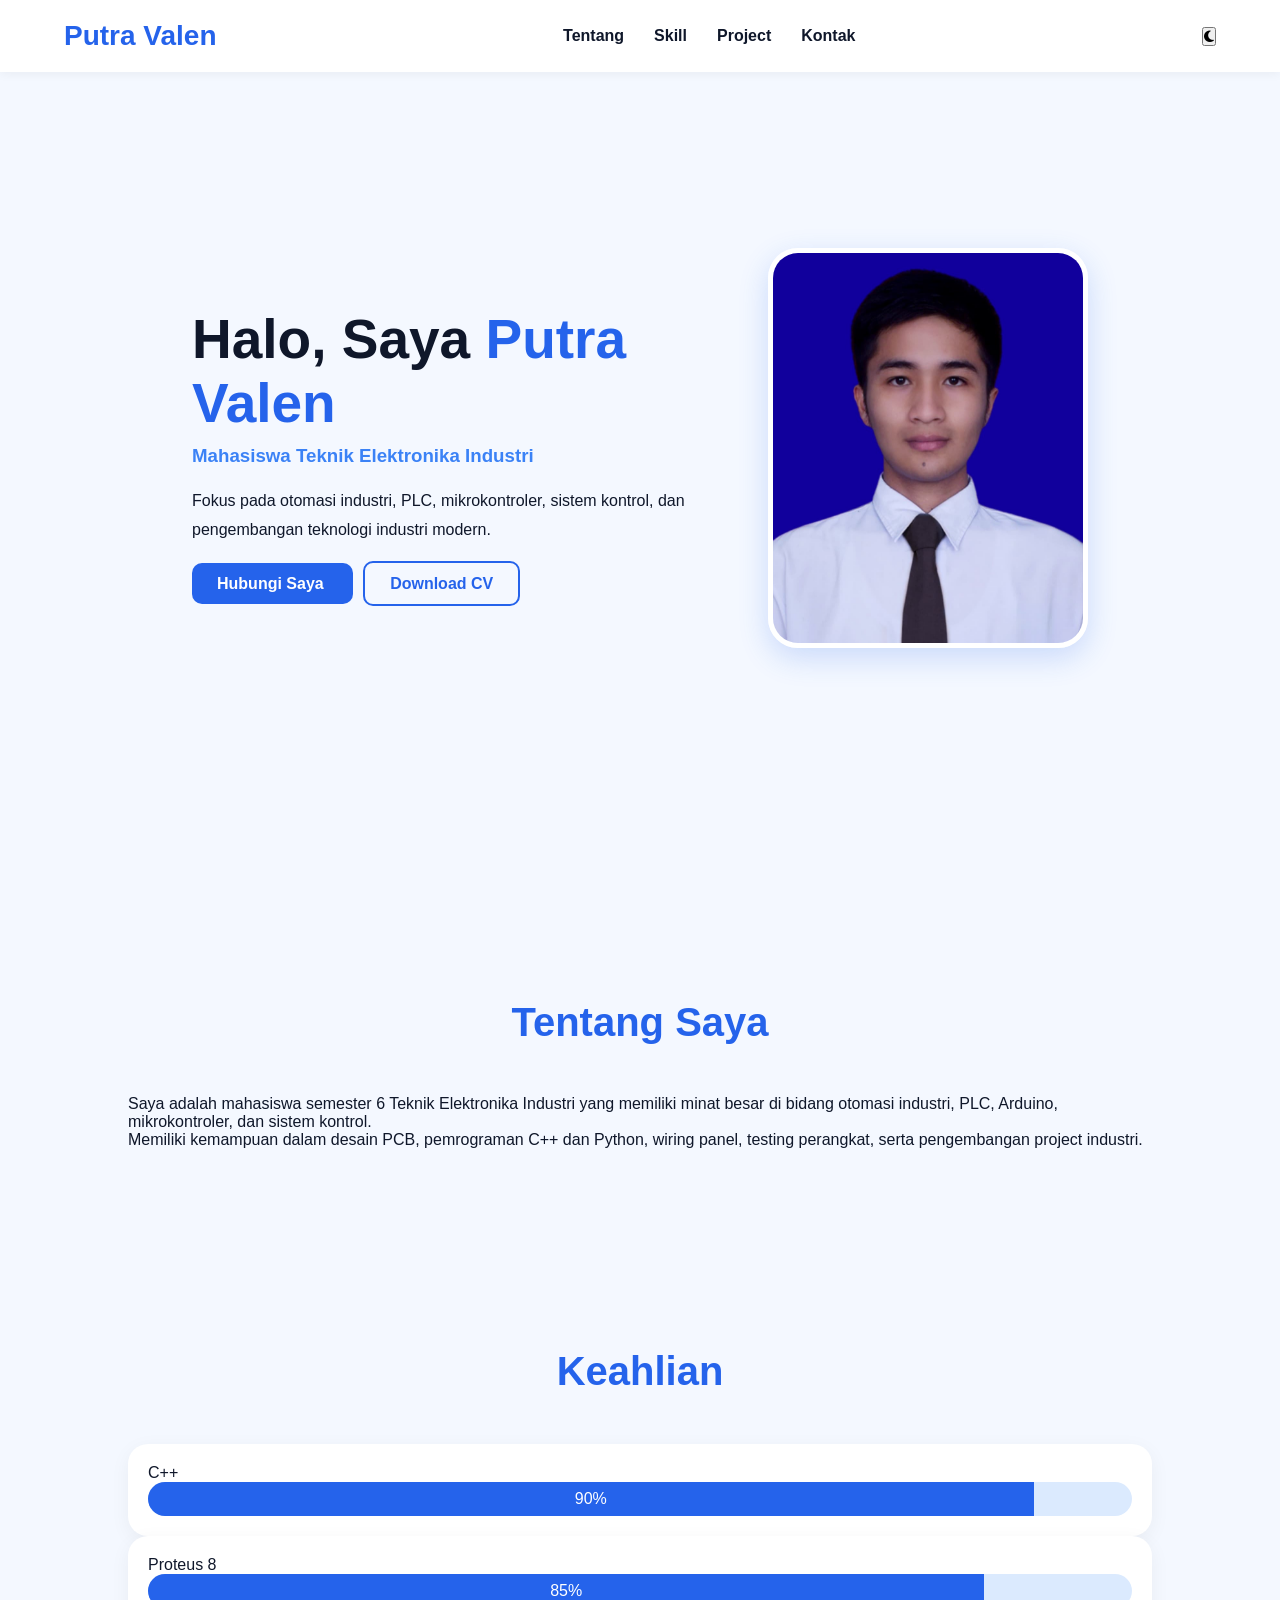
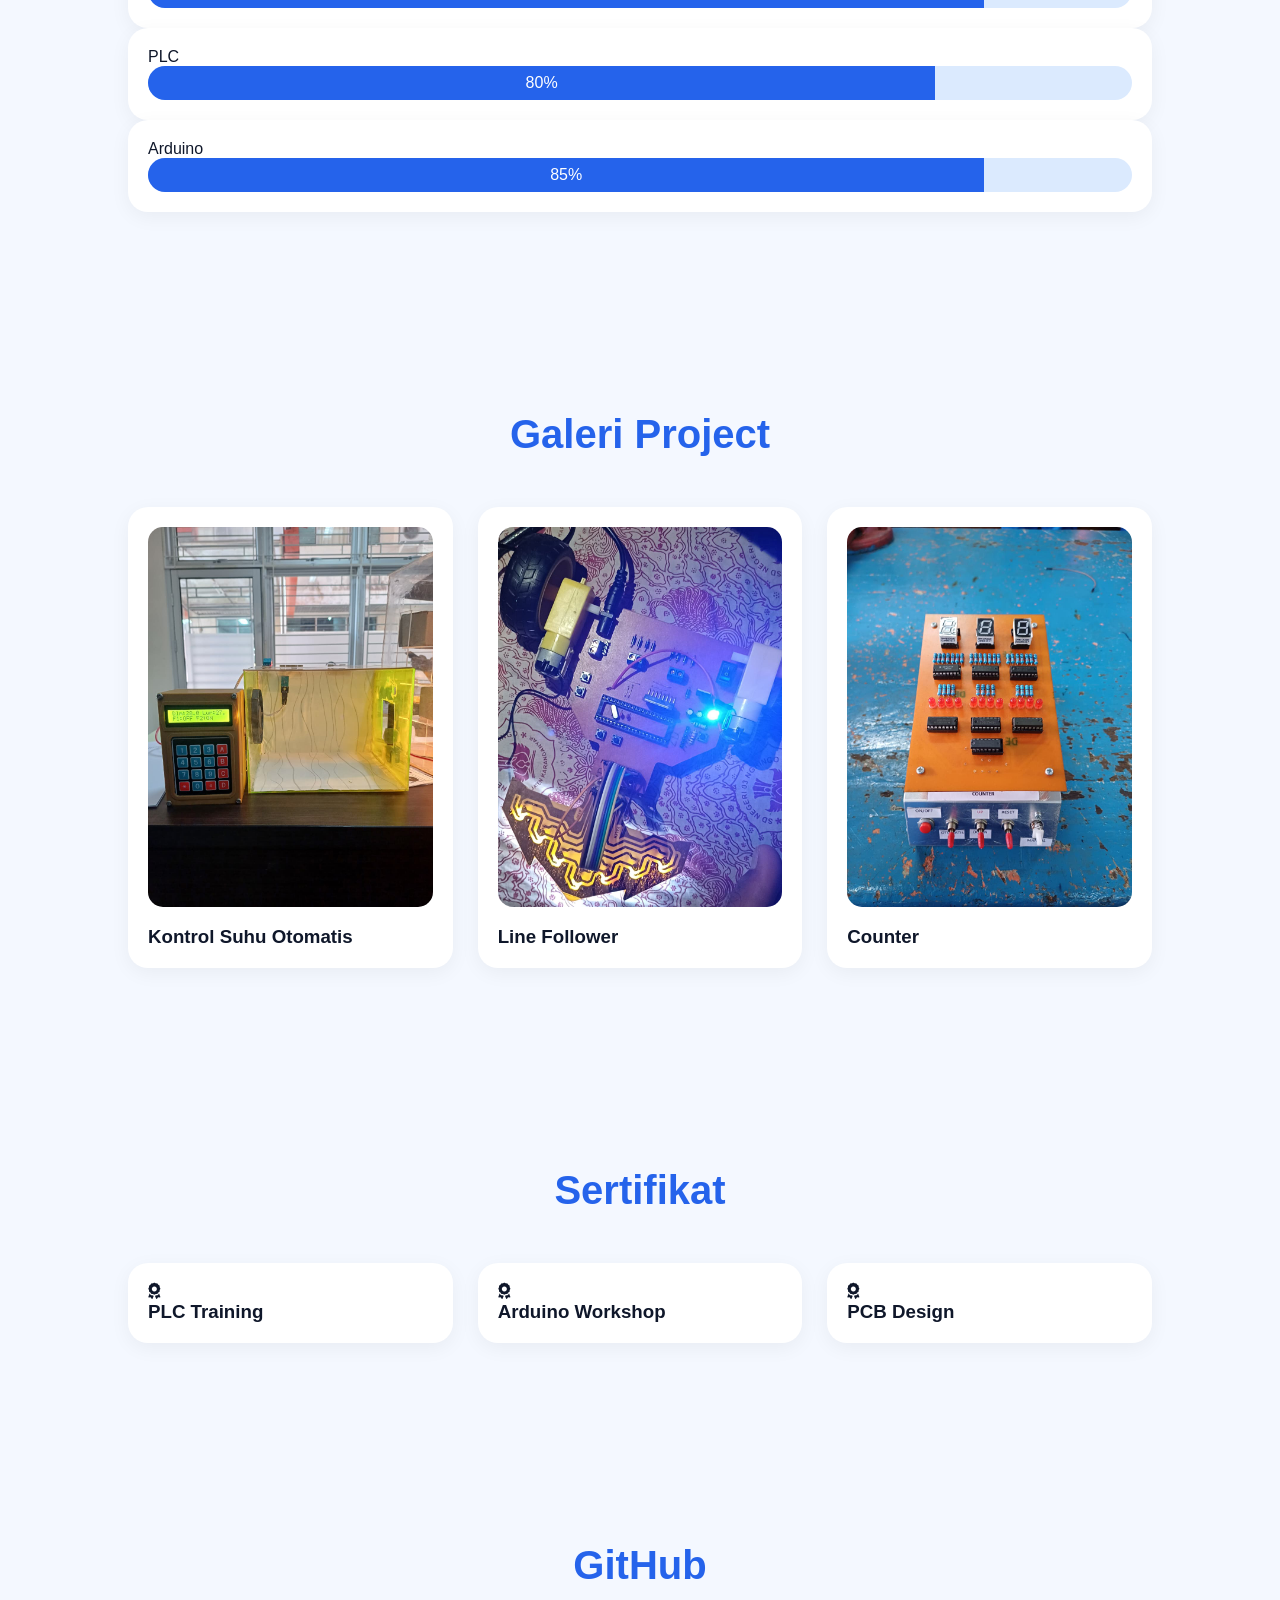
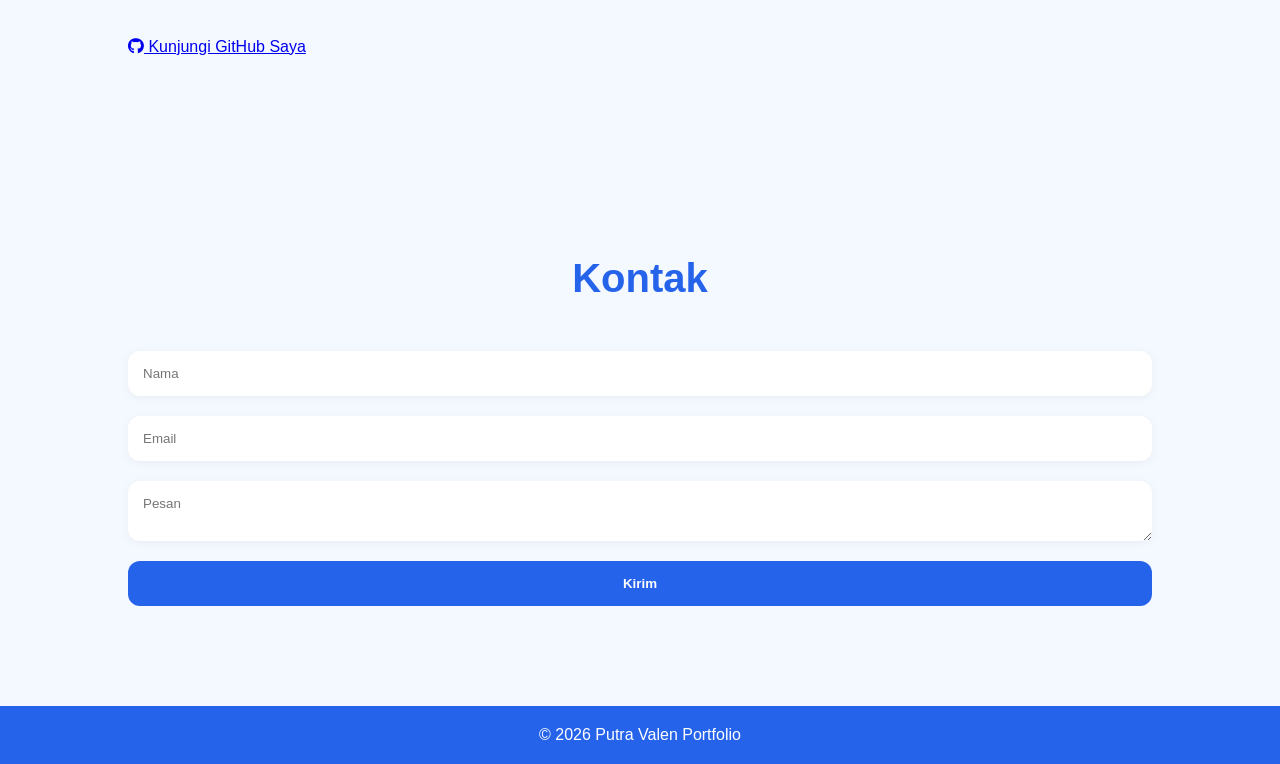
<file: Portofolio/index.html>
<!DOCTYPE html>
<html lang="id">
<head>
    <meta charset="UTF-8">
    <meta name="viewport" content="width=device-width, initial-scale=1.0">

    <title>Portfolio Putra Valen</title>

    <link rel="stylesheet" href="style.css">

    <!-- ICON -->
    <link
    rel="stylesheet"
    href="https://cdnjs.cloudflare.com/ajax/libs/font-awesome/6.5.1/css/all.min.css"/>

</head>

<body>

<!-- NAVBAR -->
<header>
    <nav>

        <h2 class="logo">Putra Valen</h2>

        <ul>
            <li><a href="#about">Tentang</a></li>
            <li><a href="#skills">Skill</a></li>
            <li><a href="#project">Project</a></li>
            <li><a href="#contact">Kontak</a></li>
        </ul>

        <button id="darkMode">
            <i class="fa-solid fa-moon"></i>
        </button>

    </nav>
</header>

<!-- HERO -->
<section class="hero">

    <div class="hero-text">

        <h1>Halo, Saya <span>Putra Valen</span></h1>

        <h3>Mahasiswa Teknik Elektronika Industri</h3>

        <p>
            Fokus pada otomasi industri, PLC,
            mikrokontroler, sistem kontrol,
            dan pengembangan teknologi industri modern.
        </p>

        <div class="hero-btn">

            <a href="#contact" class="btn">
                Hubungi Saya
            </a>

            <a href="cv-putra.pdf" download class="btn2">
                Download CV
            </a>

        </div>

    </div>

    <div class="hero-image">
        <img src="images/profile.jpg" alt="Profile">
    </div>

</section>

<!-- ABOUT -->
<section id="about" class="about fade">

    <h2>Tentang Saya</h2>

    <p>
        Saya adalah mahasiswa semester 6 Teknik Elektronika Industri
        yang memiliki minat besar di bidang otomasi industri,
        PLC, Arduino, mikrokontroler, dan sistem kontrol.
    </p>

    <p>
        Memiliki kemampuan dalam desain PCB,
        pemrograman C++ dan Python,
        wiring panel, testing perangkat,
        serta pengembangan project industri.
    </p>

</section>

<!-- SKILLS -->
<section id="skills" class="skills fade">

    <h2>Keahlian</h2>

    <div class="skill-box">

        <div class="skill">
            <p>C++</p>
            <div class="progress">
                <div class="progress-bar" style="width:90%">90%</div>
            </div>
        </div>

        <div class="skill">
            <p>Proteus 8</p>
            <div class="progress">
                <div class="progress-bar" style="width:85%">85%</div>
            </div>
        </div>

        <div class="skill">
            <p>PLC</p>
            <div class="progress">
                <div class="progress-bar" style="width:80%">80%</div>
            </div>
        </div>

        <div class="skill">
            <p>Arduino</p>
            <div class="progress">
                <div class="progress-bar" style="width:85%">85%</div>
            </div>

    </div>

</section>

<!-- PROJECT -->
<section id="project" class="project fade">

    <h2>Galeri Project</h2>

    <div class="project-container">

        <div class="card">
    <img src="images/project1.jpg" alt="Kontrol Suhu Otomatis">
    <h3>Kontrol Suhu Otomatis</h3>
</div>

<div class="card">
    <img src="images/project2.jpg" alt="Line Follower">
    <h3>Line Follower</h3>
</div>

<div class="card">
    <img src="images/project3.jpg" alt="Counter">
    <h3>Counter</h3>
</div>

    </div>

</section>

<!-- SERTIFIKAT -->
<section class="certificate fade">

    <h2>Sertifikat</h2>

    <div class="cert-container">

        <div class="cert-card">
            <i class="fa-solid fa-award"></i>
            <h3>PLC Training</h3>
        </div>

        <div class="cert-card">
            <i class="fa-solid fa-award"></i>
            <h3>Arduino Workshop</h3>
        </div>

        <div class="cert-card">
            <i class="fa-solid fa-award"></i>
            <h3>PCB Design</h3>
        </div>

    </div>

</section>

<!-- GITHUB -->
<section class="github fade">

    <h2>GitHub</h2>

    <a href="https://github.com/"
    target="_blank"
    class="github-btn">

    <i class="fa-brands fa-github"></i>
    Kunjungi GitHub Saya

    </a>

</section>

<!-- CONTACT -->
<section id="contact" class="contact fade">

    <h2>Kontak</h2>

    <form>

        <input type="text" placeholder="Nama">

        <input type="email" placeholder="Email">

        <textarea placeholder="Pesan"></textarea>

        <button type="submit">
            Kirim
        </button>

    </form>

</section>

<!-- FOOTER -->
<footer>
    <p>© 2026 Putra Valen Portfolio</p>
</footer>

<script src="script.js"></script>

</body>
</html>
</file>
<file: Portofolio/style.css>
/* RESET */
*{
    margin:0;
    padding:0;
    box-sizing:border-box;
    scroll-behavior:smooth;
    font-family:Arial, Helvetica, sans-serif;
}

body{
    background:#f4f8ff;
    color:#0f172a;
}

/* NAVBAR */
header{
    width:100%;
    position:fixed;
    top:0;
    z-index:1000;
    background:#ffffff;
    box-shadow:0 2px 10px rgba(0,0,0,0.05);
}

nav{
    width:90%;
    margin:auto;
    padding:20px 0;
    display:flex;
    justify-content:space-between;
    align-items:center;
}

.logo{
    color:#2563eb;
    font-size:28px;
    font-weight:bold;
}

nav ul{
    display:flex;
    gap:30px;
    list-style:none;
}

nav ul li a{
    text-decoration:none;
    color:#0f172a;
    font-weight:600;
    transition:0.3s;
}

nav ul li a:hover{
    color:#2563eb;
}

/* HERO */
.hero{
    min-height:100vh;
    width:90%;
    margin:auto;
    display:flex;
    justify-content:space-between;
    align-items:center;
    gap:50px;
}

.hero-text h1{
    font-size:55px;
    margin-bottom:10px;
}

.hero-text span{
    color:#2563eb;
}

.hero-text h3{
    color:#3b82f6;
    margin-bottom:20px;
}

.hero-text p{
    line-height:1.8;
    margin-bottom:30px;
}

/* BUTTON */
.btn,
.btn2{
    padding:12px 25px;
    border-radius:10px;
    text-decoration:none;
    font-weight:600;
    transition:0.3s;
}

.btn{
    background:#2563eb;
    color:white;
}

.btn:hover{
    background:#1d4ed8;
}

.btn2{
    border:2px solid #2563eb;
    color:#2563eb;
    margin-left:10px;
}

.btn2:hover{
    background:#2563eb;
    color:white;
}

/* FOTO PROFIL AESTHETIC */
.hero-image img{
    width:320px;
    height:400px;
    object-fit:cover;

    border-radius:30px;

    border:5px solid white;

    box-shadow:
    0 10px 30px rgba(37,99,235,0.2);

    transition:0.4s ease;
}

.hero-image img:hover{
    transform:translateY(-10px) scale(1.02);
}

/* SECTION */
section{
    padding:100px 10%;
}

section h2{
    text-align:center;
    font-size:40px;
    margin-bottom:50px;
    color:#2563eb;
}

/* CARD */
.card,
.cert-card,
.skill{
    background:white;
    border-radius:20px;
    padding:20px;
    box-shadow:0 5px 20px rgba(0,0,0,0.05);
    transition:0.3s;
}

.card:hover,
.cert-card:hover{
    transform:translateY(-10px);
}

/* PROJECT */
.project-container,
.cert-container{
    display:grid;
    grid-template-columns:repeat(auto-fit,minmax(250px,1fr));
    gap:25px;
}

.card img{
    width:100%;
    border-radius:15px;
    margin-bottom:15px;
}

/* SKILL */
.progress{
    background:#dbeafe;
    border-radius:20px;
    overflow:hidden;
}

.progress-bar{
    background:#2563eb;
    padding:8px;
    color:white;
    text-align:center;
}

/* CONTACT */
form{
    display:flex;
    flex-direction:column;
    gap:20px;
}

form input,
form textarea{
    padding:15px;
    border:none;
    border-radius:12px;
    background:white;
    box-shadow:0 2px 10px rgba(0,0,0,0.05);
}

form button{
    background:#2563eb;
    color:white;
    border:none;
    padding:15px;
    border-radius:12px;
    cursor:pointer;
    font-weight:bold;
}

form button:hover{
    background:#1d4ed8;
}

/* FOOTER */
footer{
    background:#2563eb;
    color:white;
    text-align:center;
    padding:20px;
}

/* RESPONSIVE */
@media(max-width:900px){

    .hero{
        flex-direction:column-reverse;
        text-align:center;
        padding-top:120px;
    }

    nav ul{
        display:none;
    }

    .hero-text h1{
        font-size:40px;
    }

    .hero-image img{
        width:260px;
        height:330px;
    }
}
</file>
